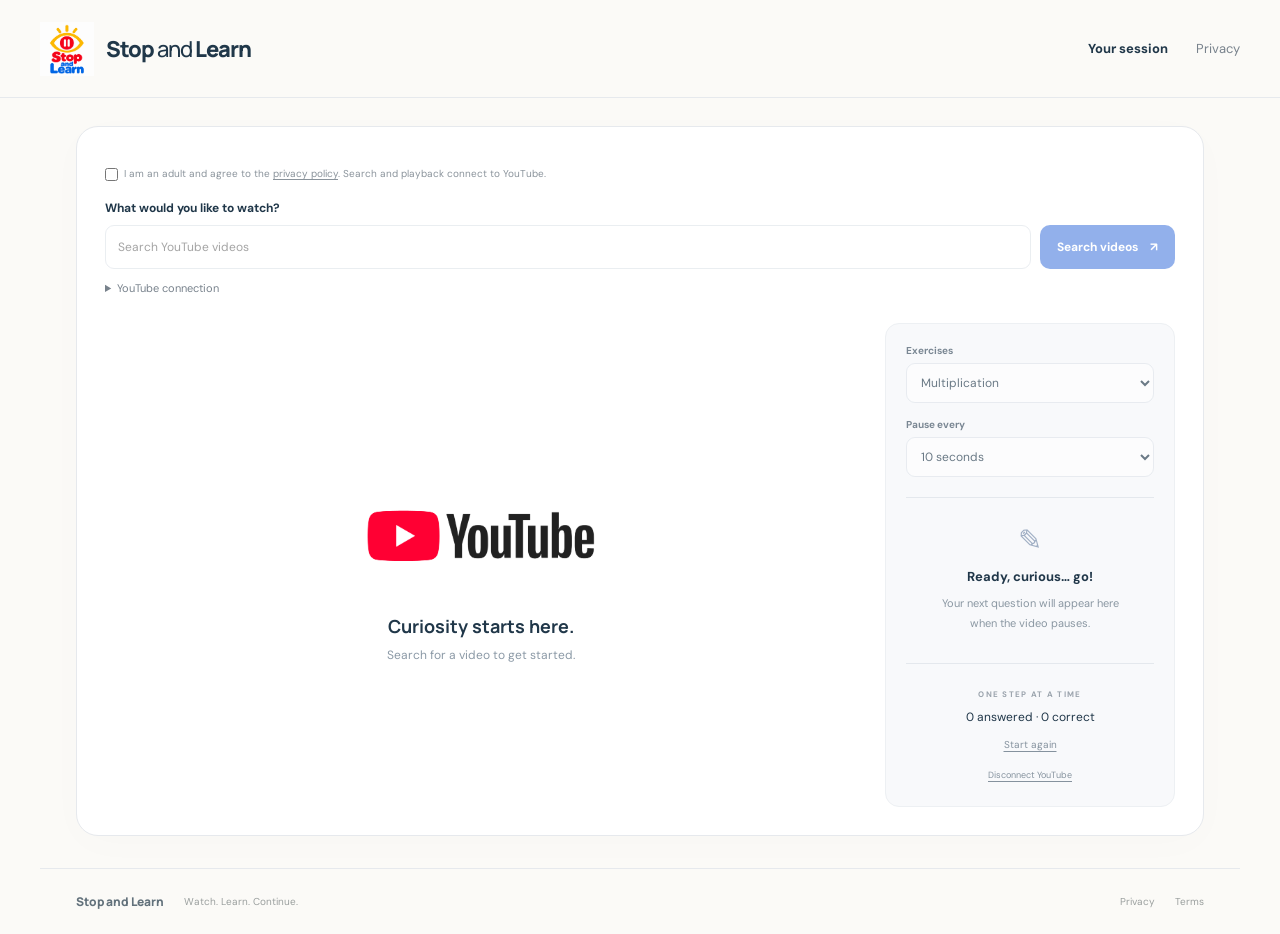
<file: app/index.html>
<!doctype html>
<html lang="en">
<head><meta charset="utf-8"><meta name="viewport" content="width=device-width,initial-scale=1"><meta name="referrer" content="strict-origin-when-cross-origin"><title>Stop and Learn — Watch. Learn. Continue.</title><meta name="description" content="Their favourite videos. A moment to learn."><link rel="stylesheet" href="style.css?v=watch-layout-20261021"><script src="config.js"></script><script src="demo.js?v=watch-layout-20261021" defer></script><script src="search.js?v=remember-browser-20261021" defer></script></head>
<body>
<header class="header"><a class="brand" href="index.html"><img src="stop-and-learn-logo.png" width="54" height="60" alt=""><span>Stop <i>and</i> Learn</span></a><nav aria-label="Main navigation"><a class="active" href="#inizia">Your session</a><a href="privacy.html">Privacy</a></nav></header>
<main class="compact-main">
<section class="workspace" id="inizia" aria-label="Your session">
<div class="layout"><div class="watch-column"><label class="consent"><input id="embed-consent" type="checkbox"> <span>I am an adult and agree to the <a href="privacy.html">privacy policy</a>. Search and playback connect to YouTube.</span></label>
<form id="video-form"><label for="video-url">What would you like to watch?</label><div class="input-row"><input id="video-url" type="text" placeholder="Search YouTube videos" required autocomplete="off"><button type="submit">Search videos <span aria-hidden="true">↗</span></button></div></form>

<p id="search-status" class="status" role="status"></p><div id="search-results" class="search-results" aria-label="YouTube search results"></div><button id="more-results" type="button" class="text-button" hidden>More results</button><details class="api-settings"><summary>YouTube connection</summary><label for="api-key">YouTube Data API key</label><input id="api-key" type="password" autocomplete="off" placeholder="Paste your API key"><p>Your key is remembered on this browser and sent only to Google for YouTube requests. Use Disconnect YouTube to forget it.</p></details></div><div class="learning-pair"><div class="video-column"><div id="player-shell"><div id="player"><div class="empty-player"><a class="youtube-placeholder-logo" href="https://www.youtube.com/" target="_blank" rel="noopener noreferrer" aria-label="Visit YouTube"><img src="youtube-logo.png" alt="YouTube" width="298" height="100"></a><h3>Curiosity starts here.</h3><p>Search for a video to get started.</p></div></div></div><p id="player-status" class="status" role="status"></p>
</div>
<aside class="practice"><div class="settings"><label for="question-set">Exercises</label><select id="question-set"><option value="math">Multiplication</option></select><label for="interval">Pause every</label><select id="interval"><option value="10" selected>10 seconds</option><option value="30">30 seconds</option><option value="60">1 minute</option></select></div>
<div class="question-area"><div id="waiting"><span class="waiting-icon" aria-hidden="true">✎</span><h3>Ready, curious… go!</h3><p>Your next question will appear here<br>when the video pauses.</p></div><form id="answer-form" hidden><label id="question" for="answer"></label><input id="answer" type="text" inputmode="numeric" maxlength="80" placeholder="Your answer" autocomplete="off" required><button type="submit">Check answer</button></form><p id="feedback" aria-live="polite"></p></div><div class="progress"><span class="eyebrow">ONE STEP AT A TIME</span><p id="score">0 answered · 0 correct</p><button id="reset" class="text-button" type="button">Start again</button></div><button id="withdraw" class="text-button withdraw" type="button">Disconnect YouTube</button></aside></div></div></section>
</main>
<footer><a class="footer-brand" href="index.html">Stop and Learn</a><span>Watch. Learn. Continue.</span><div><a href="privacy.html">Privacy</a><a href="terms.html">Terms</a></div></footer>
</body></html>
</file>
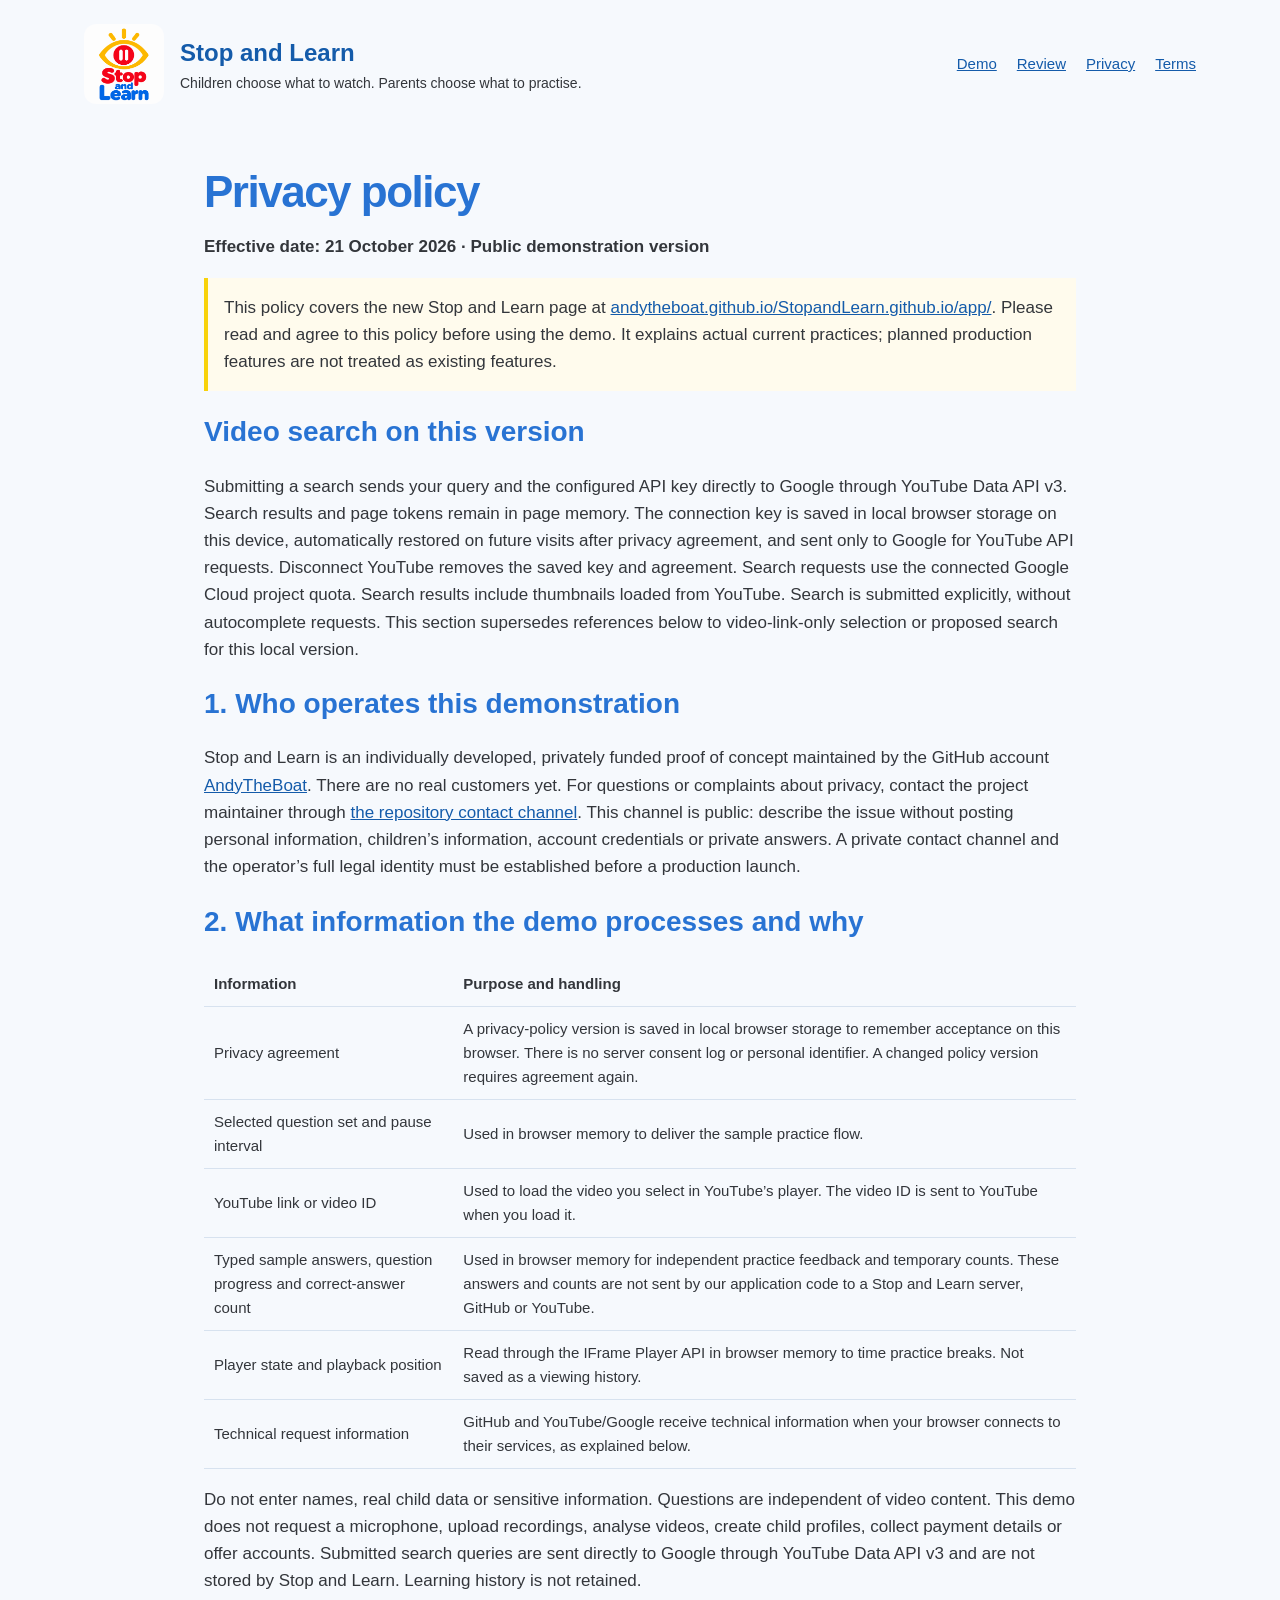
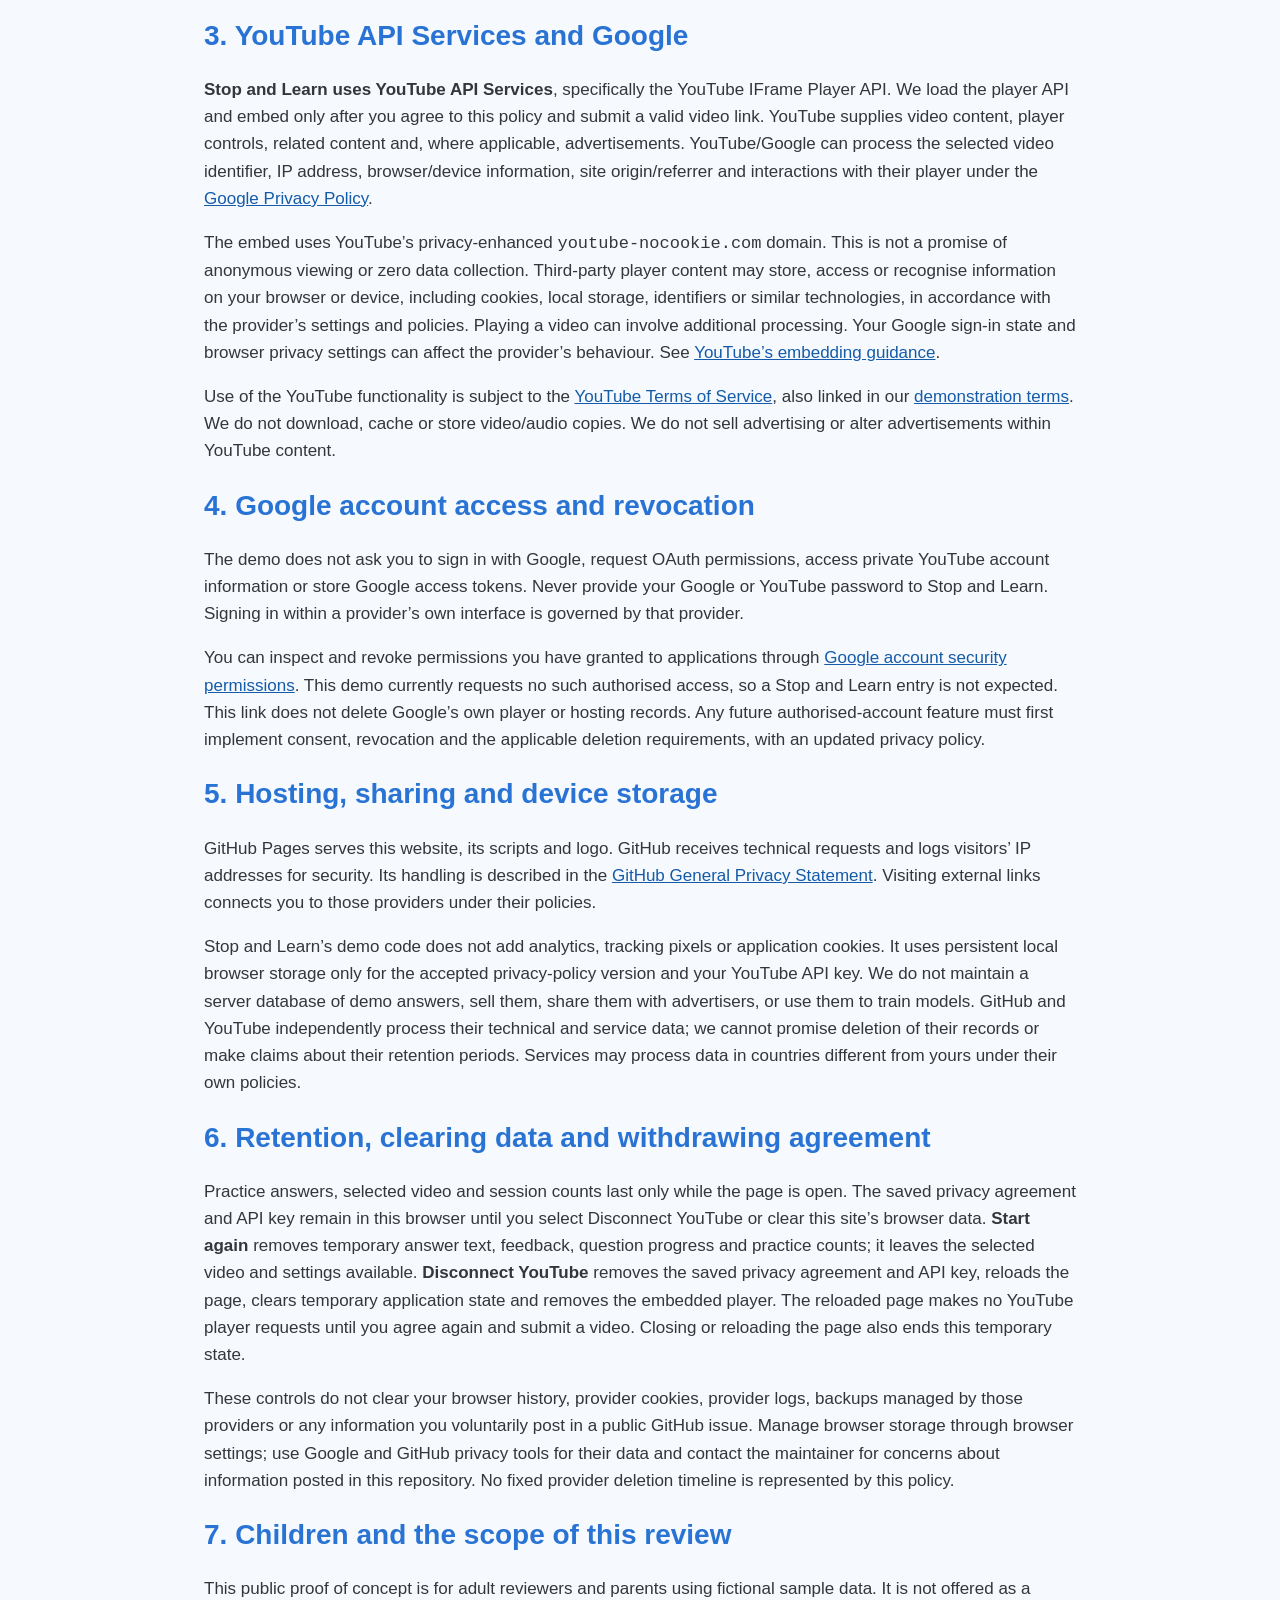
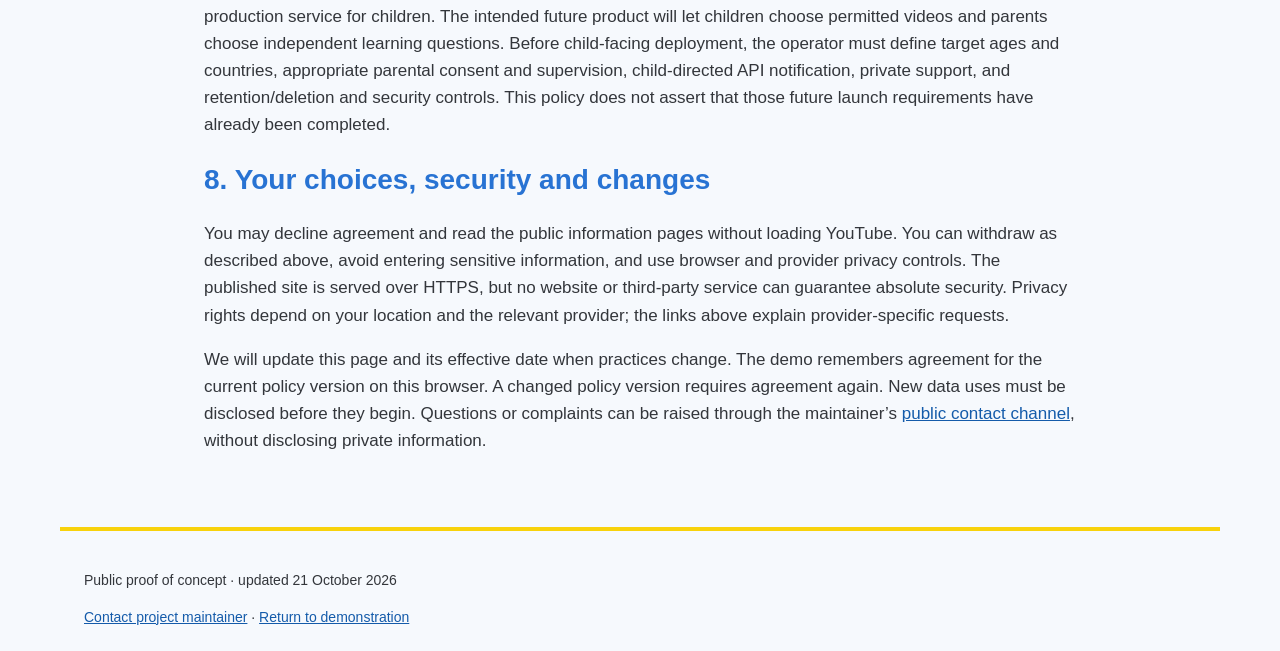
<file: app/privacy.html>
<!doctype html><html lang="en"><head><meta charset="utf-8"><meta name="viewport" content="width=device-width,initial-scale=1"><meta name="referrer" content="strict-origin-when-cross-origin"><title>Privacy notice — Stop and Learn</title><link rel="stylesheet" href="legal.css"></head><body><header class="wrap"><a class="identity" href="index.html"><img src="stop-and-learn-logo.png" alt="Stop and Learn" width="80" height="80"><span>Stop and Learn<small>Children choose what to watch. Parents choose what to practise.</small></span></a><nav><a href="index.html#inizia">Demo</a><a href="https://andytheboat.github.io/StopandLearn.github.io/review.html">Review</a><a href="privacy.html">Privacy</a><a href="terms.html">Terms</a></nav></header><main class="wrap prose"><h1>Privacy policy</h1><p><strong>Effective date: 21 October 2026 · Public demonstration version</strong></p>
<p class="notice">This policy covers the new Stop and Learn page at <a href="https://andytheboat.github.io/StopandLearn.github.io/app/">andytheboat.github.io/StopandLearn.github.io/app/</a>. Please read and agree to this policy before using the demo. It explains actual current practices; planned production features are not treated as existing features.</p>
<h2>Video search on this version</h2><p>Submitting a search sends your query and the configured API key directly to Google through YouTube Data API v3. Search results and page tokens remain in page memory. The connection key is saved in local browser storage on this device, automatically restored on future visits after privacy agreement, and sent only to Google for YouTube API requests. Disconnect YouTube removes the saved key and agreement. Search requests use the connected Google Cloud project quota. Search results include thumbnails loaded from YouTube. Search is submitted explicitly, without autocomplete requests. This section supersedes references below to video-link-only selection or proposed search for this local version.</p><h2>1. Who operates this demonstration</h2><p>Stop and Learn is an individually developed, privately funded proof of concept maintained by the GitHub account <a href="https://github.com/AndyTheBoat">AndyTheBoat</a>. There are no real customers yet. For questions or complaints about privacy, contact the project maintainer through <a href="https://github.com/AndyTheBoat/StopandLearn.github.io/issues">the repository contact channel</a>. This channel is public: describe the issue without posting personal information, children’s information, account credentials or private answers. A private contact channel and the operator’s full legal identity must be established before a production launch.</p>
<h2>2. What information the demo processes and why</h2><table><thead><tr><th>Information</th><th>Purpose and handling</th></tr></thead><tbody><tr><td>Privacy agreement</td><td>A privacy-policy version is saved in local browser storage to remember acceptance on this browser. There is no server consent log or personal identifier. A changed policy version requires agreement again.</td></tr><tr><td>Selected question set and pause interval</td><td>Used in browser memory to deliver the sample practice flow.</td></tr><tr><td>YouTube link or video ID</td><td>Used to load the video you select in YouTube’s player. The video ID is sent to YouTube when you load it.</td></tr><tr><td>Typed sample answers, question progress and correct-answer count</td><td>Used in browser memory for independent practice feedback and temporary counts. These answers and counts are not sent by our application code to a Stop and Learn server, GitHub or YouTube.</td></tr><tr><td>Player state and playback position</td><td>Read through the IFrame Player API in browser memory to time practice breaks. Not saved as a viewing history.</td></tr><tr><td>Technical request information</td><td>GitHub and YouTube/Google receive technical information when your browser connects to their services, as explained below.</td></tr></tbody></table>
<p>Do not enter names, real child data or sensitive information. Questions are independent of video content. This demo does not request a microphone, upload recordings, analyse videos, create child profiles, collect payment details or offer accounts. Submitted search queries are sent directly to Google through YouTube Data API v3 and are not stored by Stop and Learn. Learning history is not retained.</p>
<h2>3. YouTube API Services and Google</h2><p><strong>Stop and Learn uses YouTube API Services</strong>, specifically the YouTube IFrame Player API. We load the player API and embed only after you agree to this policy and submit a valid video link. YouTube supplies video content, player controls, related content and, where applicable, advertisements. YouTube/Google can process the selected video identifier, IP address, browser/device information, site origin/referrer and interactions with their player under the <a href="https://policies.google.com/privacy">Google Privacy Policy</a>.</p>
<p>The embed uses YouTube’s privacy-enhanced <code>youtube-nocookie.com</code> domain. This is not a promise of anonymous viewing or zero data collection. Third-party player content may store, access or recognise information on your browser or device, including cookies, local storage, identifiers or similar technologies, in accordance with the provider’s settings and policies. Playing a video can involve additional processing. Your Google sign-in state and browser privacy settings can affect the provider’s behaviour. See <a href="https://support.google.com/youtube/answer/171780">YouTube’s embedding guidance</a>.</p>
<p>Use of the YouTube functionality is subject to the <a href="https://www.youtube.com/t/terms">YouTube Terms of Service</a>, also linked in our <a href="terms.html">demonstration terms</a>. We do not download, cache or store video/audio copies. We do not sell advertising or alter advertisements within YouTube content.</p>
<h2>4. Google account access and revocation</h2><p>The demo does not ask you to sign in with Google, request OAuth permissions, access private YouTube account information or store Google access tokens. Never provide your Google or YouTube password to Stop and Learn. Signing in within a provider’s own interface is governed by that provider.</p>
<p>You can inspect and revoke permissions you have granted to applications through <a href="https://security.google.com/settings/security/permissions">Google account security permissions</a>. This demo currently requests no such authorised access, so a Stop and Learn entry is not expected. This link does not delete Google’s own player or hosting records. Any future authorised-account feature must first implement consent, revocation and the applicable deletion requirements, with an updated privacy policy.</p>
<h2>5. Hosting, sharing and device storage</h2><p>GitHub Pages serves this website, its scripts and logo. GitHub receives technical requests and logs visitors’ IP addresses for security. Its handling is described in the <a href="https://docs.github.com/en/site-policy/privacy-policies/github-general-privacy-statement">GitHub General Privacy Statement</a>. Visiting external links connects you to those providers under their policies.</p>
<p>Stop and Learn’s demo code does not add analytics, tracking pixels or application cookies. It uses persistent local browser storage only for the accepted privacy-policy version and your YouTube API key. We do not maintain a server database of demo answers, sell them, share them with advertisers, or use them to train models. GitHub and YouTube independently process their technical and service data; we cannot promise deletion of their records or make claims about their retention periods. Services may process data in countries different from yours under their own policies.</p>
<h2>6. Retention, clearing data and withdrawing agreement</h2><p>Practice answers, selected video and session counts last only while the page is open. The saved privacy agreement and API key remain in this browser until you select Disconnect YouTube or clear this site’s browser data. <strong>Start again</strong> removes temporary answer text, feedback, question progress and practice counts; it leaves the selected video and settings available. <strong>Disconnect YouTube</strong> removes the saved privacy agreement and API key, reloads the page, clears temporary application state and removes the embedded player. The reloaded page makes no YouTube player requests until you agree again and submit a video. Closing or reloading the page also ends this temporary state.</p>
<p>These controls do not clear your browser history, provider cookies, provider logs, backups managed by those providers or any information you voluntarily post in a public GitHub issue. Manage browser storage through browser settings; use Google and GitHub privacy tools for their data and contact the maintainer for concerns about information posted in this repository. No fixed provider deletion timeline is represented by this policy.</p>
<h2>7. Children and the scope of this review</h2><p>This public proof of concept is for adult reviewers and parents using fictional sample data. It is not offered as a production service for children. The intended future product will let children choose permitted videos and parents choose independent learning questions. Before child-facing deployment, the operator must define target ages and countries, appropriate parental consent and supervision, child-directed API notification, private support, and retention/deletion and security controls. This policy does not assert that those future launch requirements have already been completed.</p>
<h2>8. Your choices, security and changes</h2><p>You may decline agreement and read the public information pages without loading YouTube. You can withdraw as described above, avoid entering sensitive information, and use browser and provider privacy controls. The published site is served over HTTPS, but no website or third-party service can guarantee absolute security. Privacy rights depend on your location and the relevant provider; the links above explain provider-specific requests.</p>
<p>We will update this page and its effective date when practices change. The demo remembers agreement for the current policy version on this browser. A changed policy version requires agreement again. New data uses must be disclosed before they begin. Questions or complaints can be raised through the maintainer’s <a href="https://github.com/AndyTheBoat/StopandLearn.github.io/issues">public contact channel</a>, without disclosing private information.</p></main><footer class="wrap"><p>Public proof of concept · updated 21 October 2026</p><a href="https://github.com/AndyTheBoat/StopandLearn.github.io/issues">Contact project maintainer</a> · <a href="index.html">Return to demonstration</a></footer></body></html>
</file>
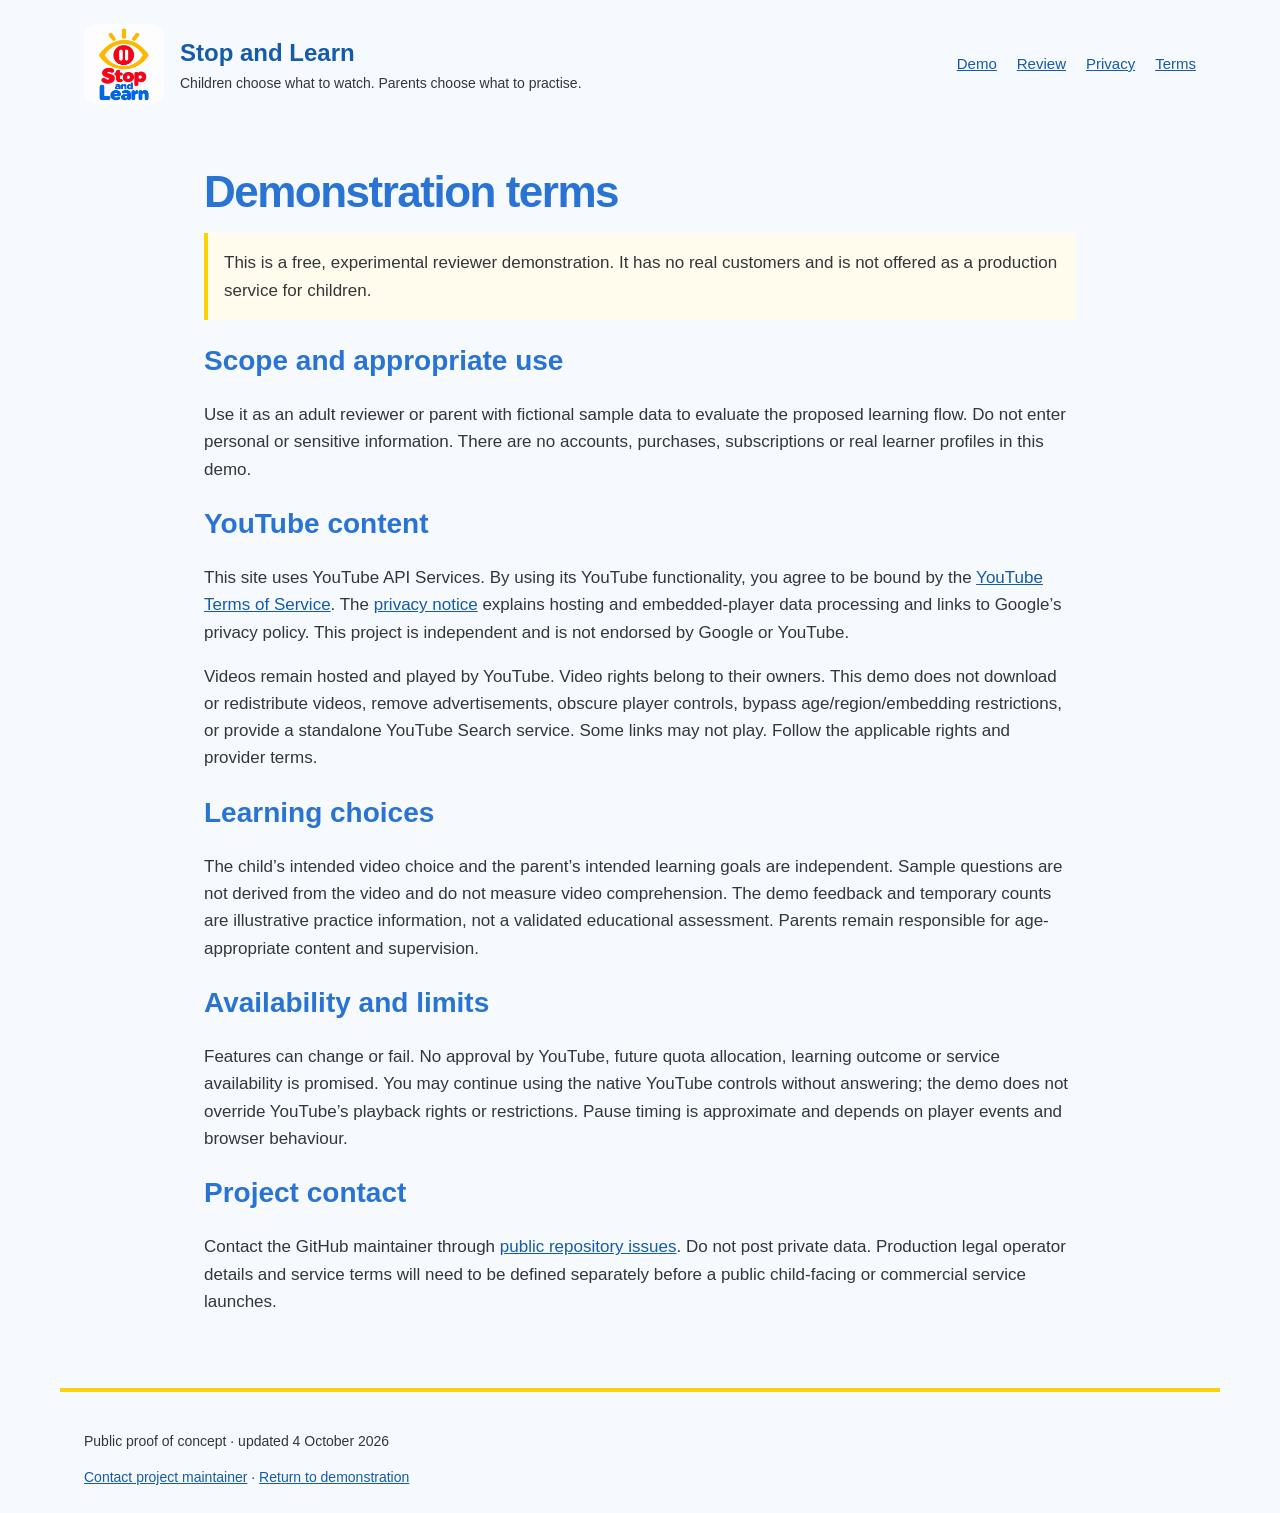
<file: app/terms.html>
<!doctype html><html lang="en"><head><meta charset="utf-8"><meta name="viewport" content="width=device-width,initial-scale=1"><meta name="referrer" content="strict-origin-when-cross-origin"><title>Demonstration terms — Stop and Learn</title><link rel="stylesheet" href="legal.css"></head><body><header class="wrap"><a class="identity" href="index.html"><img src="stop-and-learn-logo.png" alt="Stop and Learn" width="80" height="80"><span>Stop and Learn<small>Children choose what to watch. Parents choose what to practise.</small></span></a><nav><a href="index.html#inizia">Demo</a><a href="https://andytheboat.github.io/StopandLearn.github.io/review.html">Review</a><a href="privacy.html">Privacy</a><a href="terms.html">Terms</a></nav></header><main class="wrap prose"><h1>Demonstration terms</h1>
<p class="notice">This is a free, experimental reviewer demonstration. It has no real customers and is not offered as a production service for children.</p>
<h2>Scope and appropriate use</h2><p>Use it as an adult reviewer or parent with fictional sample data to evaluate the proposed learning flow. Do not enter personal or sensitive information. There are no accounts, purchases, subscriptions or real learner profiles in this demo.</p>
<h2>YouTube content</h2><p>This site uses YouTube API Services. By using its YouTube functionality, you agree to be bound by the <a href="https://www.youtube.com/t/terms">YouTube Terms of Service</a>. The <a href="privacy.html">privacy notice</a> explains hosting and embedded-player data processing and links to Google’s privacy policy. This project is independent and is not endorsed by Google or YouTube.</p><p>Videos remain hosted and played by YouTube. Video rights belong to their owners. This demo does not download or redistribute videos, remove advertisements, obscure player controls, bypass age/region/embedding restrictions, or provide a standalone YouTube Search service. Some links may not play. Follow the applicable rights and provider terms.</p>
<h2>Learning choices</h2><p>The child’s intended video choice and the parent’s intended learning goals are independent. Sample questions are not derived from the video and do not measure video comprehension. The demo feedback and temporary counts are illustrative practice information, not a validated educational assessment. Parents remain responsible for age-appropriate content and supervision.</p>
<h2>Availability and limits</h2><p>Features can change or fail. No approval by YouTube, future quota allocation, learning outcome or service availability is promised. You may continue using the native YouTube controls without answering; the demo does not override YouTube’s playback rights or restrictions. Pause timing is approximate and depends on player events and browser behaviour.</p>
<h2>Project contact</h2><p>Contact the GitHub maintainer through <a href="https://github.com/AndyTheBoat/StopandLearn.github.io/issues">public repository issues</a>. Do not post private data. Production legal operator details and service terms will need to be defined separately before a public child-facing or commercial service launches.</p>
</main><footer class="wrap"><p>Public proof of concept · updated 4 October 2026</p><a href="https://github.com/AndyTheBoat/StopandLearn.github.io/issues">Contact project maintainer</a> · <a href="index.html">Return to demonstration</a></footer></body></html>
</file>
<file: app/style.css>
@import url('https://fonts.googleapis.com/css2?family=DM+Sans:wght@400;500;600;700&family=Manrope:wght@400;500;600;700;800&display=swap');
:root{--ink:#203749;--muted:#78828c;--blue:#2864d9;--line:#e6e9ed;--paper:#fbfaf7}*{box-sizing:border-box}html{scroll-behavior:smooth}body{margin:0;background:var(--paper);color:var(--ink);font-family:'DM Sans',sans-serif;font-size:14px}button,input,select{font:inherit}a{color:inherit}button,a,input,select{outline-offset:5px}button{cursor:pointer;border:0;border-radius:10px;background:var(--blue);color:white;padding:14px 19px;font-weight:700}button:hover{filter:brightness(.95)}button:disabled{opacity:.5;cursor:not-allowed}input:disabled,select:disabled{opacity:.65}[hidden]{display:none!important}.header{max-width:1280px;margin:auto;min-height:98px;display:flex;align-items:center;gap:65px;padding:16px 40px;border-bottom:1px solid var(--line)}.brand{display:flex;align-items:center;gap:12px;text-decoration:none;font-family:Manrope,sans-serif;font-weight:800;font-size:22px;letter-spacing:-1px}.brand img{object-fit:contain}.brand i{font-style:normal;font-weight:500}.header nav{display:flex;gap:28px}.header nav a{text-decoration:none;font-size:13px;color:var(--muted)}.header nav .active{color:var(--ink);font-weight:700}.badge{margin-left:auto;background:#f1f0e9;border-radius:30px;padding:10px 15px;font-size:11px;color:#70746b}main{max-width:1200px;padding:0 36px;margin:auto}.hero{display:flex;justify-content:space-between;align-items:center;padding:53px 0 40px}.eyebrow{font-size:10px;font-weight:700;letter-spacing:1.7px;margin:0 0 13px}.hero .eyebrow{color:#697a8a}.eyebrow>span{display:inline-block;width:6px;height:6px;background:#d4ab57;border-radius:50%;margin-right:7px}h1{font-family:Manrope,sans-serif;font-size:44px;line-height:1.22;letter-spacing:-1.8px;margin:0;font-weight:800}h1 em{font-style:normal;color:var(--blue)}.intro{color:var(--muted);font-size:14px;margin:19px 0 0}.hero-art{position:relative;width:240px;height:180px;flex-shrink:0}.orbit{position:absolute;border:1px solid #e5e5de;border-radius:50%;width:165px;height:165px;left:30px;top:0;transform:rotate(-25deg)}.orbit.two{width:210px;height:100px;top:35px;left:5px;transform:rotate(-35deg)}.tile{position:absolute;box-shadow:0 12px 28px #243c5910;border-radius:19px;display:grid;place-content:center}.play{background:#dae7fb;color:var(--blue);width:88px;height:84px;left:22px;top:48px;font-size:30px;transform:rotate(-12deg)}.sum{background:#fff1cd;color:#8a662b;right:20px;top:24px;width:103px;height:110px;font-size:23px;font-weight:700;transform:rotate(9deg)}.sum span{font-size:18px;margin-top:8px}.spark{position:absolute;color:#d5a751;right:22px;bottom:15px;font-size:34px}.workspace{background:white;border:1px solid var(--line);border-radius:22px;padding:27px 28px 28px;box-shadow:0 8px 40px #26374a04}.section-heading{display:flex;justify-content:space-between;align-items:center;margin-bottom:26px}.section-heading .eyebrow{color:#929ca3;font-size:9px;margin-bottom:6px}h2{font:800 21px Manrope,sans-serif;letter-spacing:-.7px;margin:0}.session-label{font-size:11px;color:#7c8b83;display:flex;gap:7px;align-items:center}.session-label span{width:6px;height:6px;border-radius:50%;background:#80a48d}.layout{display:grid;grid-template-columns:minmax(0,1fr) 290px;gap:28px}label{display:block;font-size:12px;font-weight:700;margin-bottom:9px}.input-row{display:flex;gap:9px}.input-row input{min-width:0;flex:1}input[type=text],select{width:100%;padding:13px 12px;border:1px solid #e0e5eb;border-radius:9px;background:#fff;color:var(--ink);font-size:12px}.input-row button{white-space:nowrap;font-size:12px;padding:12px 17px}.input-row button span{margin-left:9px}.consent{display:flex;align-items:flex-start;gap:6px;font-weight:400;color:#8a939b;font-size:10px;line-height:1.6;margin:12px 0 18px}.consent input{accent-color:var(--blue);margin:2px 0 0;flex-shrink:0}.consent a{text-underline-offset:2px}#player-shell{aspect-ratio:16/9;background:#edf2f7;border-radius:13px;overflow:hidden}#player{height:100%;width:100%;border:0}.empty-player{height:100%;display:flex;flex-direction:column;justify-content:center;align-items:center;background:radial-gradient(ellipse at 50% 35%,#f7faff,#e9eff5)}.big-play{display:grid;place-items:center;width:66px;height:66px;border-radius:50%;background:white;color:#5e7fa7;padding-left:5px;box-shadow:0 5px 20px #55708c0c;font-size:23px}.empty-player h3{font:700 18px Manrope,sans-serif;margin:20px 0 0}.empty-player p{font-size:12px;color:#8b99a6;margin:9px 0 20px}.youtube-label{font-size:11px;color:#9ba8b4;font-weight:700}.status{font-size:10px;color:#8b96a0;line-height:1.5;margin:10px 0 0;min-height:16px}.steps{display:flex;align-items:center;justify-content:center;gap:18px;margin-top:21px;color:#677787;font-size:11px}.steps b{color:#8191a0;background:#f4f6f8;border-radius:50%;padding:6px;font-size:9px;margin-right:6px}.step-line{height:1px;width:25px;background:#dde3e9}.practice{background:#f8f9fb;border:1px solid #edf0f3;border-radius:14px;padding:20px;display:flex;flex-direction:column}.practice-title{display:flex;align-items:center;gap:9px;font-size:12px;font-weight:700;margin-bottom:22px}.practice-icon{display:grid;place-items:center;background:#e6edff;color:var(--blue);width:29px;height:29px;border-radius:9px;font-size:18px}.settings label{font-size:10px;color:#7a8793;margin-bottom:6px}.settings select{margin-bottom:15px;background:white;padding:10px}.question-area{border-top:1px solid #e4e8ed;border-bottom:1px solid #e4e8ed;padding:23px 0 17px;margin-top:5px;text-align:center;flex:1}.waiting-icon{color:#a0afc4;font-size:29px}#waiting h3{font-size:13px;margin:9px 0}#waiting p{font-size:11px;color:#8a97a2;line-height:1.8;margin:0}#question{font-size:26px}#answer-form button{width:100%;margin-top:8px;font-size:12px}#feedback{font-size:12px;color:var(--blue);line-height:1.6;margin-bottom:0}#resume{font-size:11px;margin-top:10px}.progress{text-align:center;padding-top:19px}.progress .eyebrow{font-size:8px;color:#9aa3ac;letter-spacing:1.3px}.progress p{font-size:12px;margin:8px 0}.text-button{padding:5px;background:none;color:#85929e;font-size:10px;font-weight:400;text-decoration:underline;text-underline-offset:3px}.withdraw{margin:8px auto 0;font-size:9px}.closing{text-align:center;color:#9a9f9e;font-size:12px;margin:28px 0 38px}.closing span{color:#ccaa67;padding-left:9px}footer{max-width:1200px;margin:auto;border-top:1px solid var(--line);display:flex;align-items:center;gap:20px;padding:24px 36px;color:#9a9f9e;font-size:10px}.footer-brand{font-family:Manrope,sans-serif;color:#62717b;text-decoration:none;font-weight:800;font-size:12px}footer div{display:flex;gap:20px;margin-left:auto}footer a{text-decoration:none}@media(min-width:1500px){.hero{padding-top:65px;padding-bottom:50px}}@media(max-width:900px){.badge{display:none}.header{gap:30px}.layout{grid-template-columns:minmax(0,1fr) 260px;gap:18px}.workspace{padding:22px}h1{font-size:36px}.hero-art{width:190px;transform:scale(.85)}}@media(max-width:700px){.header{padding:14px 20px;min-height:80px;justify-content:space-between}.brand{font-size:18px;gap:7px}.brand img{width:40px;height:44px}.header nav{gap:15px}.header nav a{font-size:11px}main{padding:0 18px}.hero{padding:36px 0 28px}.hero-art{display:none}.hero .eyebrow{font-size:8px;letter-spacing:1px}h1{font-size:34px}.intro{font-size:12px;line-height:1.7}.layout{grid-template-columns:1fr}.workspace{padding:19px 16px;border-radius:17px}h2{font-size:18px}.session-label{font-size:9px}.section-heading{margin-bottom:21px}.input-row{flex-wrap:wrap}.input-row input{flex-basis:100%}.input-row button{width:100%}.practice{padding:20px}.settings{display:grid;grid-template-columns:1fr 1fr;gap:0 12px}.settings label[for=interval]{grid-column:2;grid-row:1}.question-area{min-height:160px}.empty-player h3{font-size:15px}.big-play{width:48px;height:48px;font-size:18px}.empty-player p{margin-bottom:10px}.closing{font-size:10px}footer{padding:22px 18px;gap:12px;flex-wrap:wrap}footer>span{display:none}}

/* Centered product logo */
.logo-hero{display:flex;justify-content:center;align-items:center;padding:24px 0 28px}.logo-hero img{display:block;width:240px;max-width:60vw;height:auto;mix-blend-mode:multiply}.header nav{margin-left:auto}.workspace{margin-bottom:32px}.status:empty{display:none}@media(max-width:700px){.logo-hero{padding:20px 0 24px}.logo-hero img{width:190px}}

.search-results{display:grid;grid-template-columns:repeat(2,minmax(0,1fr));gap:12px;margin:12px 0}.search-results:empty{display:none}.video-result{text-align:left;background:#f5f7fa;color:var(--ink);padding:10px;display:flex;flex-direction:column;gap:7px;font-weight:400}.video-result img{width:100%;aspect-ratio:16/9;object-fit:cover;border-radius:7px}.video-result strong{font-size:12px;line-height:1.4}.video-result span{font-size:10px;color:var(--muted)}.api-settings{font-size:11px;color:var(--muted);margin:12px 0 18px}.api-settings summary{cursor:pointer;margin-bottom:10px}.api-settings input{width:100%;padding:10px;border:1px solid var(--line);border-radius:8px}.api-settings p{line-height:1.6}.practice .settings{margin-top:0}

/* Official YouTube full-color logo, unmodified, with clear space. */
.empty-player{background:#fff;padding:24px}.youtube-placeholder-logo{display:block;padding:20px;max-width:100%;line-height:0}.youtube-placeholder-logo img{display:block;height:100px;width:auto;max-width:100%;object-fit:contain}.empty-player h3{margin-top:8px}.empty-player p{margin-bottom:0}@media(max-width:700px){#player-shell:has(.empty-player){min-height:270px;aspect-ratio:auto}.empty-player{min-height:270px}}

/* Video and practice share a row; question remains centered beside the player. */
.layout{display:block}.learning-pair{display:grid;grid-template-columns:minmax(0,1fr) 290px;gap:28px;align-items:stretch}.watch-column{margin-bottom:18px}.practice{min-width:0}.question-area{display:flex;flex-direction:column;justify-content:center}.is-watching .api-settings,.is-watching .practice .settings{display:none}.is-watching .question-area{border-top:0;margin-top:0}.is-watching .practice{justify-content:center}.is-watching .question-area{flex:1}.is-watching .progress,.is-watching .withdraw{flex-shrink:0}@media(max-width:900px){.learning-pair{grid-template-columns:minmax(0,1fr) 260px;gap:18px}}@media(max-width:700px){.learning-pair{grid-template-columns:minmax(200px,1fr) 190px;gap:12px;min-width:402px}.workspace{overflow-x:auto}.practice{padding:12px}.question-area{min-height:130px}.video-column{align-self:center}#player-shell{min-height:200px}.is-watching .progress .eyebrow{font-size:7px}}

.is-watching .practice{position:relative;min-height:300px}.is-watching .question-area{position:absolute;top:50%;left:20px;right:20px;transform:translateY(-50%);padding:0;border:0}.is-watching .progress{margin-top:auto;padding-top:0}.is-watching .withdraw{margin-bottom:0}

#answer-form input,#answer-form button{font-size:26px;line-height:1.25;text-align:center}#answer-form input{padding:14px 10px}#answer-form button{padding:13px 8px}#answer-form input::placeholder{font-size:26px}

.is-watching .practice{min-height:380px}.video-column{align-self:center}

.compact-main{padding-top:28px}
</file>
<file: app/legal.css>
:root{--blue:#2873d3;--yellow:#f8d20b;--red:#ec2527;--ink:#33363b;--line:#d7e2ef}*{box-sizing:border-box}html{scroll-behavior:smooth}body{margin:0;background:#f6f9fd;color:var(--ink);font:17px/1.6 'Trebuchet MS',Arial,sans-serif}.wrap{max-width:1160px;margin:auto;padding:24px}header{display:flex;align-items:center;justify-content:space-between;gap:24px}.identity{display:flex;align-items:center;gap:16px;text-decoration:none;font-weight:bold;font-size:24px}.identity img{object-fit:contain;border-radius:12px}.identity small{display:block;font-size:14px;font-weight:normal;color:var(--ink)}a{color:#145baa}nav,footer div{display:flex;gap:20px;flex-wrap:wrap}nav a{font-size:15px}.hero{padding:36px 0 28px;max-width:880px}h1{font-size:clamp(36px,5.5vw,66px);line-height:1.1;letter-spacing:-1.5px;margin:16px 0;color:var(--blue)}h2{font-size:28px;line-height:1.25;color:var(--blue)}h3{line-height:1.3}.eyebrow{text-transform:uppercase;font-size:12px;letter-spacing:1.4px;font-weight:bold;color:#5b6270}.button,button{display:inline-block;border:0;border-radius:9px;background:var(--blue);color:white;padding:12px 18px;font:700 15px 'Trebuchet MS',sans-serif;cursor:pointer;text-decoration:none}.secondary{background:var(--yellow);color:var(--ink)}button:disabled{opacity:.5;cursor:default}.flow{display:flex;gap:12px;align-items:center;flex-wrap:wrap;margin:14px 0 32px}.flow span{background:white;border:1px solid var(--line);border-radius:8px;padding:12px 16px}.panel{padding:28px;background:white;border:1px solid var(--line);border-radius:16px;margin:24px 0}.columns{display:grid;grid-template-columns:1fr 1fr;gap:24px;margin:24px 0}label{display:block;font-weight:bold;margin-bottom:8px}input[type=text],select{width:100%;padding:12px;border:1px solid #9daec3;border-radius:8px;background:white;font:inherit;color:var(--ink)}.input-row{display:flex;gap:12px}.input-row input{flex:1;min-width:0}.hint{font-size:14px;color:#576170}.consent{font-size:14px;font-weight:normal}.consent input{margin-right:8px}.learning-grid{display:grid;grid-template-columns:minmax(0,1.6fr) minmax(260px,1fr);gap:24px;margin-top:24px}#player-shell{width:100%;aspect-ratio:16/9;min-height:200px;background:#edf3fa;display:grid;place-items:center}#player{width:100%;height:100%;min-height:200px;border:0}#player p{text-align:center;margin-top:60px}.practice{padding:20px;background:#fffbed;border:1px solid #efdea0;border-radius:12px}.practice button,.practice input{margin-top:12px}#feedback{font-weight:bold}footer{font-size:14px;border-top:4px solid var(--yellow);margin-top:32px!important}footer div{margin-top:12px}.prose{max-width:920px}.prose h1{font-size:44px}.notice{background:#fffbed;border-left:4px solid var(--yellow);padding:16px}table{border-collapse:collapse;width:100%;font-size:15px}th,td{text-align:left;border-bottom:1px solid var(--line);padding:10px}svg{width:100%;height:auto}.architecture{overflow:auto}.architecture svg{min-width:650px}:focus-visible{outline:3px solid var(--blue);outline-offset:3px}[hidden]{display:none!important}@media(max-width:800px){header{align-items:flex-start;flex-direction:column}.learning-grid,.columns{grid-template-columns:1fr}.panel{padding:18px}.wrap{padding:18px}.input-row{flex-direction:column}.identity{font-size:20px}.identity img{width:66px;height:66px}.identity small{max-width:280px}nav{gap:16px}h1{letter-spacing:-.7px}}
</file>
